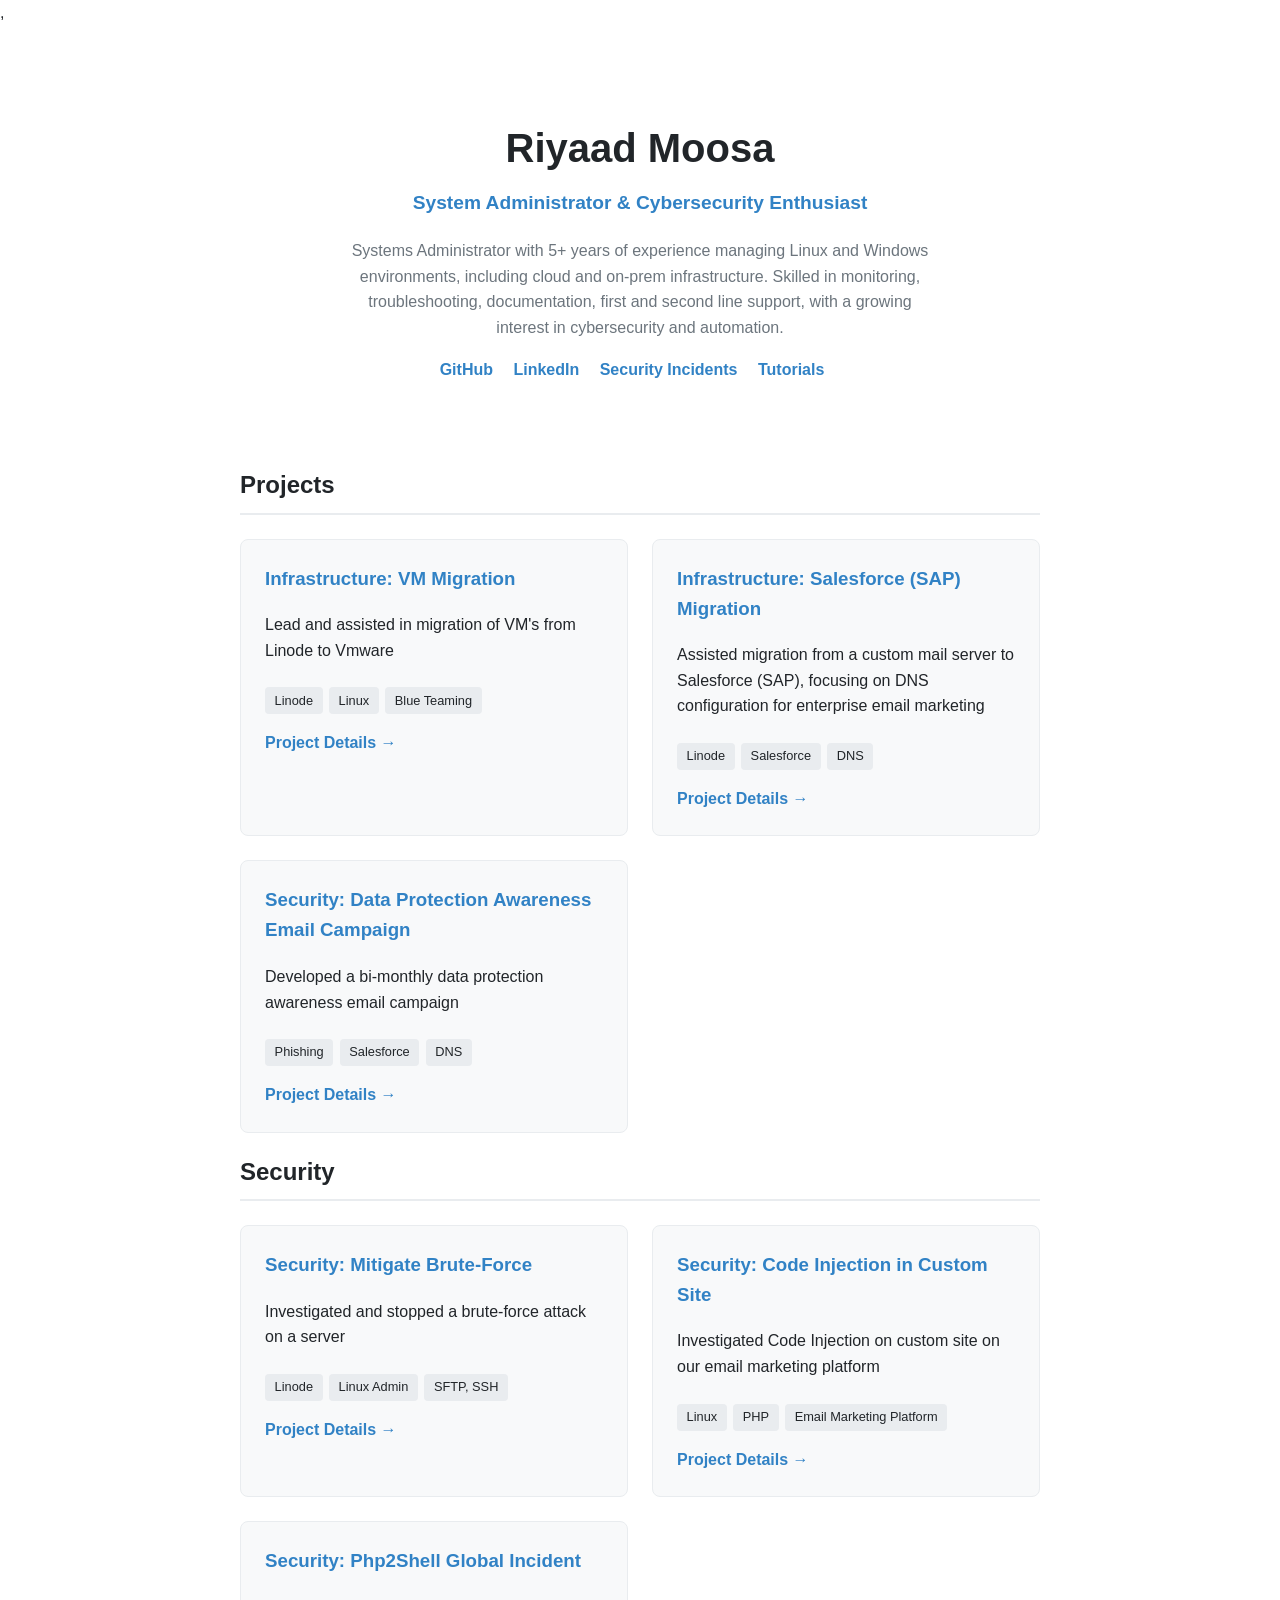
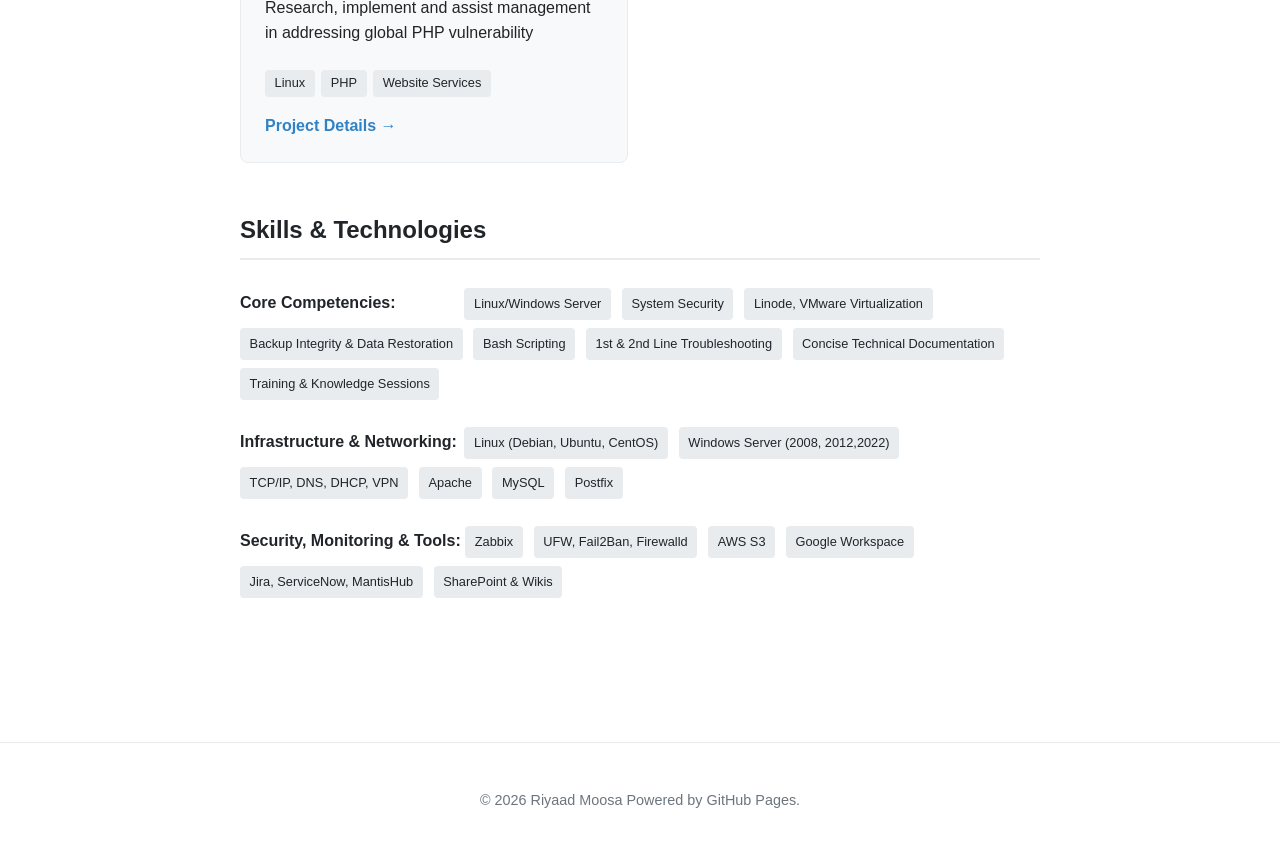
<file: index.html>
,<!DOCTYPE html>
<html lang="en">
<head>
    <meta charset="UTF-8">
    <meta name="viewport" content="width=device-width, initial-scale=1.0">
    <title>SysAdmin & CyberSecurity Portfolio</title>
    <style>
        :root {
            --bg-color: #ffffff;
            --card-bg: #f8f9fa;
            --text-color: #212529;
            --accent-color: #3182C5;
            --muted-color: #6c757d;
            --border-color: #e9ecef;
        }
        body {
            font-family: -apple-system, BlinkMacSystemFont, 'Segoe UI', Roboto, sans-serif;
            background-color: var(--bg-color);
            color: var(--text-color);
            line-height: 1.6;
            margin: 0;
            padding: 0;
        }
        header {
            max-width: 800px;
            margin: 0 auto;
            padding: 4rem 2rem 2rem;
            text-align: center;
        }
        h1 { font-size: 2.5rem; margin-bottom: 0.5rem; color: var(--text-color); }
        .subtitle { font-size: 1.2rem; color: var(--accent-color); margin-top: 0; font-weight: 600; }
        .bio { max-width: 600px; margin: 0 auto; color: var(--muted-color); }
        main { max-width: 800px; margin: 0 auto; padding: 2rem; }
        section { margin-bottom: 3rem; }
        h2 { border-bottom: 2px solid var(--border-color); padding-bottom: 0.5rem; color: var(--text-color); }
        .grid {
            display: grid;
            grid-template-columns: repeat(auto-fit, minmax(280px, 1fr));
            gap: 1.5rem;
            margin-top: 1.5rem;
        }
        .card {
            background: var(--card-bg);
            padding: 1.5rem;
            border-radius: 8px;
            border: 1px solid var(--border-color);
            transition: transform 0.2s, box-shadow 0.2s;
        }
        .card:hover { 
            transform: translateY(-5px); 
            box-shadow: 0 4px 12px rgba(0,0,0,0.05);
        }
        .card h3 { margin-top: 0; color: var(--accent-color); }
        .tag {
            background: var(--border-color);
            color: var(--text-color);
            padding: 0.2rem 0.6rem;
            border-radius: 4px;
            font-size: 0.8rem;
            margin-right: 0.4rem;
            display: inline-block;
            margin-top: 0.5rem;
        }
        .links { margin-top: 1rem; }
        .links a { color: var(--accent-color); text-decoration: none; margin-right: 1rem; font-weight: bold; }
        .links a:hover { text-decoration: underline; }
        footer { text-align: center; padding: 2rem; color: var(--muted-color); font-size: 0.9rem; border-top: 1px solid var(--border-color); margin-top: 4rem; }
		
		        .skills-category {
            margin-bottom: 1.2rem;
            line-height: 2;
        }
        .skills-label {
            display: inline-block;
            font-weight: bold;
            min-width: 220px;
            color: var(--text-color);
        }
        @media (max-width: 600px) {
            .skills-label {
                display: block;
                margin-bottom: 0.5rem;
            }
        }
	
    </style>
</head>
<body>

    <header>
        <h1>Riyaad Moosa</h1>
        <p class="subtitle">System Administrator & Cybersecurity Enthusiast</p>
        <p class="bio">Systems Administrator with 5+ years of experience managing Linux and Windows environments, including cloud and on-prem infrastructure. Skilled in monitoring, troubleshooting, documentation, first and second line support, with a growing interest in cybersecurity and automation.</p>
        <div class="links">
            <a href="https://github.com/riyaadmoosa/linux-tools">GitHub</a>
            <a href="https://www.linkedin.com/in/riyaad-moosa-1ba750356/">LinkedIn</a>
			<a href="security.html">Security Incidents</a>
			<a href="tutorials.html">Tutorials</a>
        </div>
    </header>

    <main>
	     <section id="projects">
            <h2>Projects</h2>
            <div class="grid">
                <!-- Project Card 1 -->
                <div class="card">
                    <h3>Infrastructure: VM Migration</h3>
                    <p>Lead and assisted in migration of VM's from Linode to Vmware</p>
                    <div><span class="tag">Linode</span><span class="tag">Linux</span><span class="tag">Blue Teaming</span></div>
                    <div class="links">
                        <a href="projects.html#vm-migration">Project Details &rarr;</a>
                    </div>
                </div>
                <!-- Project Card 2 -->
                <div class="card">
                    <h3>Infrastructure: Salesforce (SAP) Migration</h3>
                    <p>Assisted migration from a custom mail server to Salesforce (SAP), focusing on DNS configuration for enterprise email marketing</p>
                    <div><span class="tag">Linode</span><span class="tag">Salesforce</span><span class="tag">DNS</span></div>
                    <div class="links">
                        <a href="projects.html#salesforcesap-migration">Project Details &rarr;</a>
                    </div>
                </div>
			   <!-- Project Card 3 -->
                <div class="card">
                    <h3>Security: Data Protection Awareness Email Campaign</h3>
                    <p>Developed a bi-monthly data protection awareness email campaign</p>
                    <div><span class="tag">Phishing</span><span class="tag">Salesforce</span><span class="tag">DNS</span></div>
                    <div class="links">
                        <a href="projects.html#dataprotection-emailcampaign">Project Details &rarr;</a>
                    </div>
                </div>
			</div>

	 <h2>Security</h2>
	 <div class="grid">

 <!-- Project Card 4 -->
                <div class="card">
                    <h3>Security: Mitigate Brute-Force</h3>
                    <p>Investigated and stopped a brute-force attack on a server</p>
                    <div><span class="tag">Linode</span><span class="tag">Linux Admin</span><span class="tag">SFTP, SSH</span></div>
                    <div class="links">
                        <a href="security.html#brute-force">Project Details &rarr;</a>
                    </div>
                </div>
				<!-- Project Card 5 -->
				  <div class="card">
                    <h3>Security: Code Injection in Custom Site</h3>
                    <p>Investigated Code Injection on custom site on our email marketing platform</p>
                    <div><span class="tag">Linux</span><span class="tag">PHP</span><span class="tag">Email Marketing Platform</span></div>
                    <div class="links">
                        <a href="security.html#codeinjection-mailserver">Project Details &rarr;</a>
                    </div>
                </div>
 <!-- Project Card 6 -->
				  <div class="card">
                    <h3>Security: Php2Shell Global Incident</h3>
                    <p>Research, implement and assist management in addressing global PHP vulnerability</p>
                    <div><span class="tag">Linux</span><span class="tag">PHP</span><span class="tag">Website Services</span></div>
                    <div class="links">
                        <a href="security.html#php2shell-global">Project Details &rarr;</a>
                    </div>
                </div>
		 
 		 </div>
        </section>

       
	 <section id="skills">
             <h2>Skills & Technologies</h2>
            
            <div class="skills-category">
                <span class="skills-label">Core Competencies:</span>
                <span class="tag">Linux/Windows Server</span>
                <span class="tag">System Security</span>
                <span class="tag">Linode, VMware Virtualization</span>
                <span class="tag">Backup Integrity & Data Restoration</span>
                <span class="tag">Bash Scripting</span>
                <span class="tag">1st & 2nd Line Troubleshooting</span>
                <span class="tag">Concise Technical Documentation</span>
                <span class="tag">Training & Knowledge Sessions</span>
            </div>

            <div class="skills-category">
                <span class="skills-label">Infrastructure & Networking:</span>
                <span class="tag">Linux (Debian, Ubuntu, CentOS)</span>
                <span class="tag">Windows Server (2008, 2012,2022)</span>
                <span class="tag">TCP/IP, DNS, DHCP, VPN</span>
                <span class="tag">Apache</span>
                <span class="tag">MySQL</span>
                <span class="tag">Postfix</span>
            </div>

            <div class="skills-category">
                <span class="skills-label">Security, Monitoring & Tools:</span>
                <span class="tag">Zabbix</span>
                <span class="tag">UFW, Fail2Ban, Firewalld</span>
                <span class="tag">AWS S3</span>
                <span class="tag">Google Workspace</span>
                <span class="tag">Jira, ServiceNow, MantisHub</span>
                <span class="tag">SharePoint & Wikis</span>
            </div>
        </section>
			
    </main>

    <footer>
        <p>&copy; 2026 Riyaad Moosa Powered by GitHub Pages.</p>
    </footer>

</body>
</html>
</file>
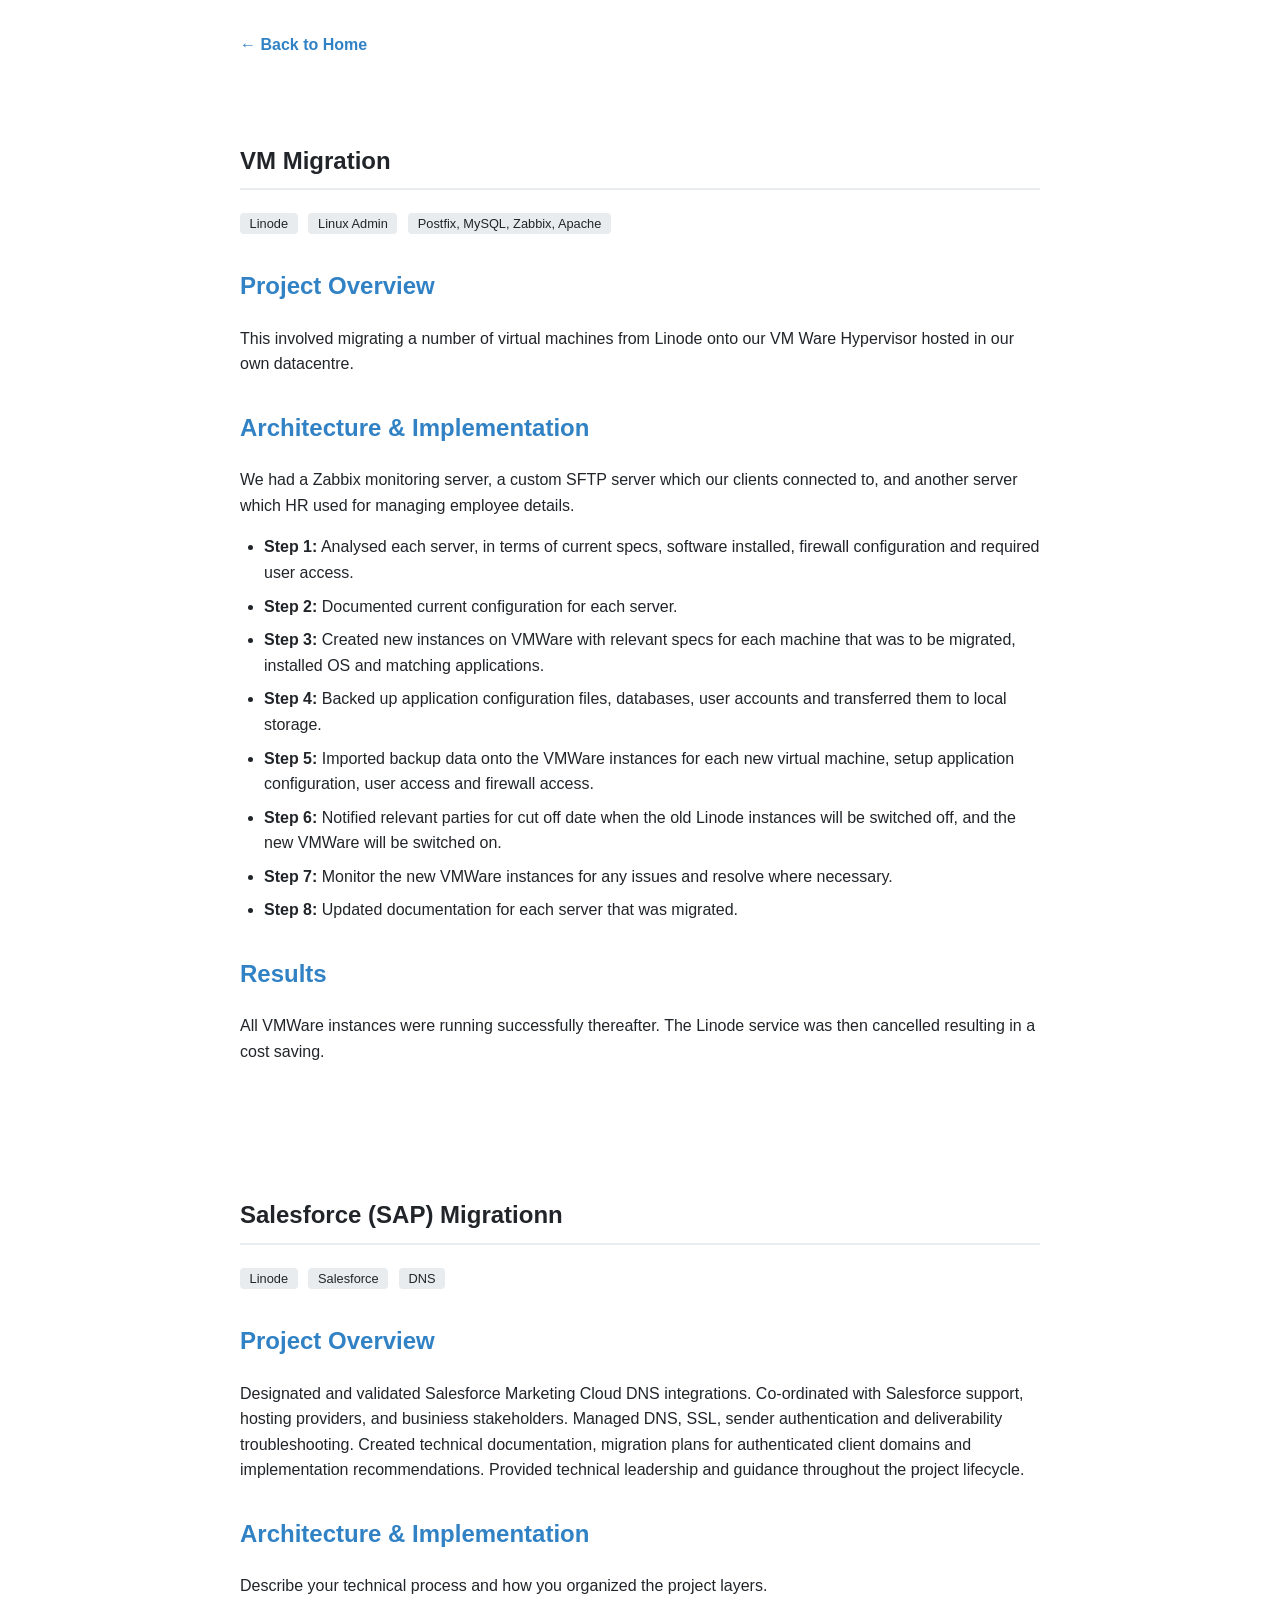
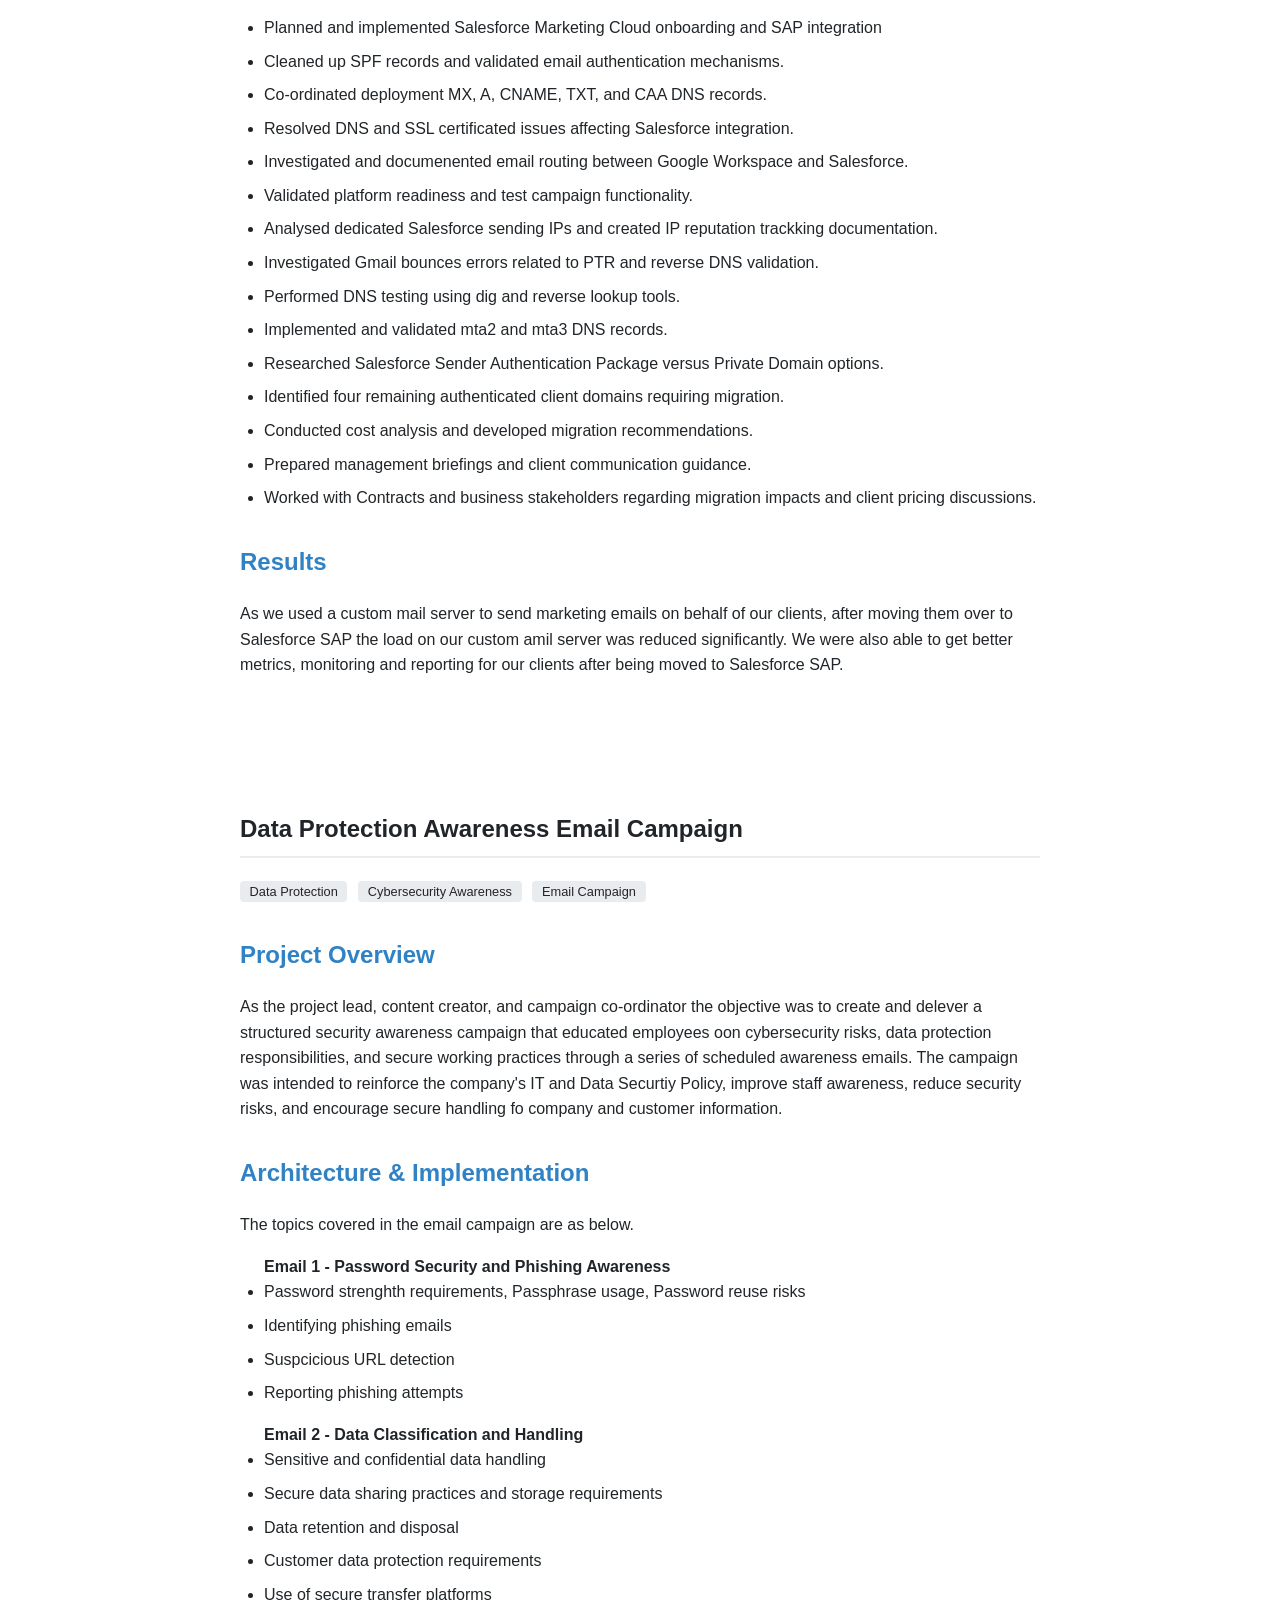
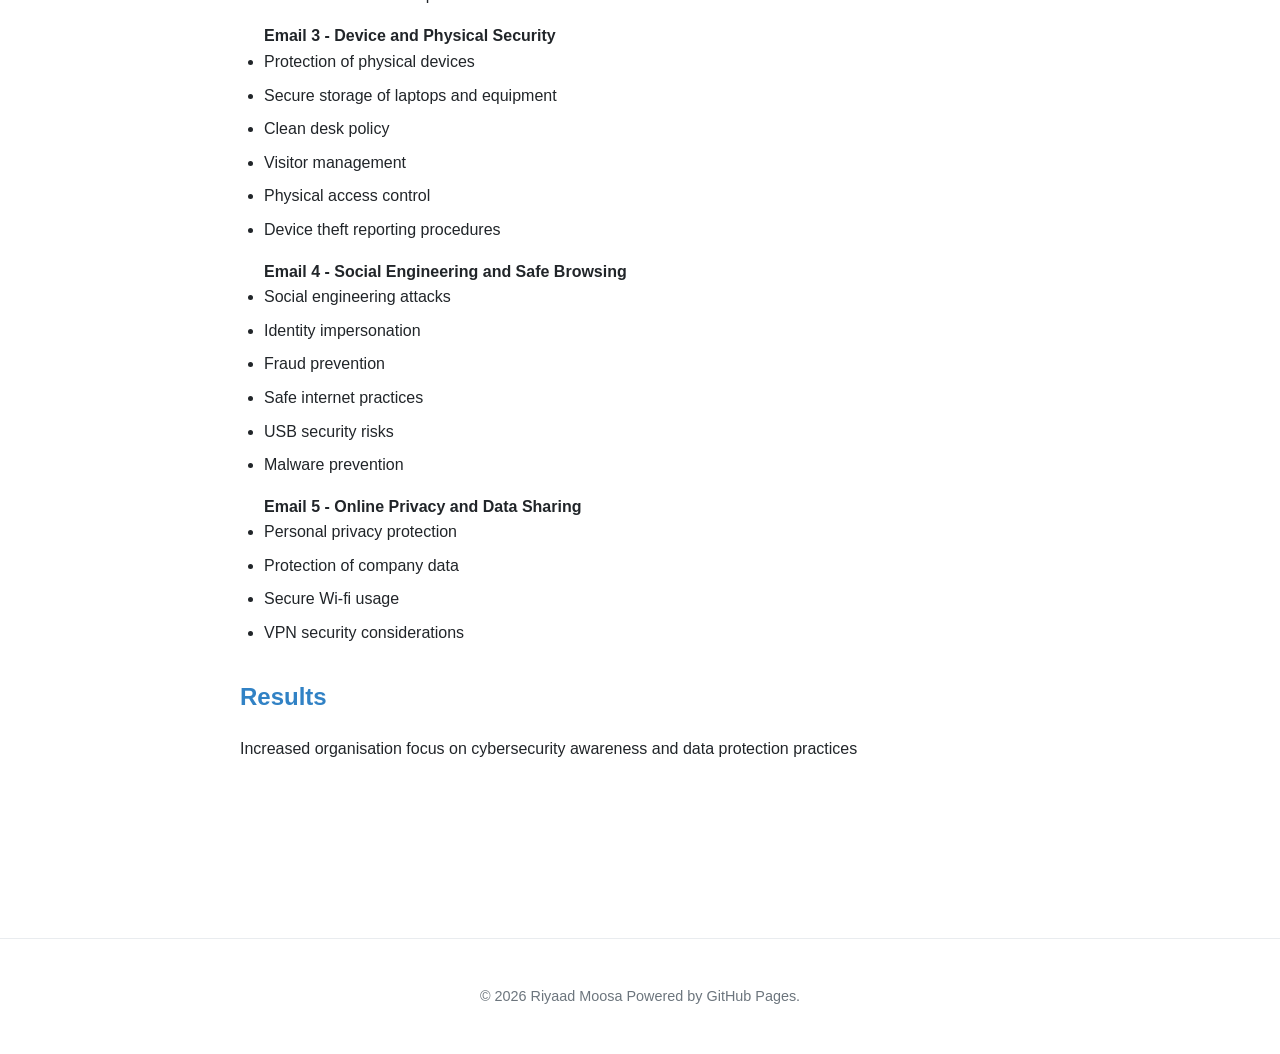
<file: projects.html>
<!DOCTYPE html>
<html lang="en">
<head>
    <meta charset="UTF-8">
    <meta name="viewport" content="width=device-width, initial-scale=1.0">
    <title>Project Documentation</title>
    <style>
        :root {
            --bg-color: #ffffff;
            --card-bg: #f8f9fa;
            --text-color: #212529;
            --accent-color: #3182C5;
            --muted-color: #6c757d;
            --border-color: #e9ecef;
        }
        body {
            font-family: -apple-system, BlinkMacSystemFont, 'Segoe UI', Roboto, sans-serif;
            background-color: var(--bg-color);
            color: var(--text-color);
            line-height: 1.6;
            margin: 0;
            padding: 0;
        }
        nav {
            max-width: 800px;
            margin: 0 auto;
            padding: 2rem 2rem 0;
        }
        nav a { color: var(--accent-color); text-decoration: none; font-weight: bold; }
        nav a:hover { text-decoration: underline; }
        main { max-width: 800px; margin: 0 auto; padding: 2rem; }
        .project-detail { 
            margin-bottom: 5rem; 
            padding-top: 2rem; /* Provides comfortable spacing when jumped to from anchor link */
        }
        h1 { color: var(--text-color); border-bottom: 2px solid var(--border-color); padding-bottom: 0.5rem; }
        h2 { color: var(--accent-color); margin-top: 2rem; font-size: 1.5rem;}
        .tag {
            background: var(--border-color);
            color: var(--text-color);
            padding: 0.2rem 0.6rem;
            border-radius: 4px;
            font-size: 0.8rem;
            margin-right: 0.4rem;
        }
        ul { padding-left: 1.5rem; }
        li { margin-bottom: 0.5rem; }
        footer { text-align: center; padding: 2rem; color: var(--muted-color); font-size: 0.9rem; border-top: 1px solid var(--border-color); margin-top: 4rem; }
    </style>
</head>
<body>

    <nav>
        <a href="index.html">&larr; Back to Home</a>
    </nav>

    <main>
        <!-- Project 1 Documentation Section -->
        <article class="project-detail" id="vm-migration">
            <h1>VM Migration</h1>
            <p>
                <span class="tag">Linode</span>
                <span class="tag">Linux Admin</span>
                <span class="tag">Postfix, MySQL, Zabbix, Apache</span>
            </p>
            
            <h2>Project Overview</h2>
            <p>This involved migrating a number of virtual machines from Linode onto our VM Ware Hypervisor hosted in our own datacentre.</p>
            
            <h2>Architecture & Implementation</h2>
            <p>We had a Zabbix monitoring server, a custom SFTP server which our clients connected to, and another server which HR used for managing employee details.</p>
            <ul>
                <li><strong>Step 1:</strong> Analysed each server, in terms of current specs, software installed, firewall configuration and required user access.</li>
                <li><strong>Step 2:</strong> Documented current configuration for each server.</li>
                <li><strong>Step 3:</strong> Created new instances on VMWare with relevant specs for each machine that was to be migrated, installed OS and matching applications.</li>
                <li><strong>Step 4:</strong> Backed up application configuration files, databases, user accounts and transferred them to local storage.</li>
                <li><strong>Step 5:</strong> Imported backup data onto the VMWare instances for each new virtual machine, setup application configuration, user access and firewall access.</li>
                <li><strong>Step 6:</strong> Notified relevant parties for cut off date when the old Linode instances will be switched off, and the new VMWare will be switched on.</li>
                <li><strong>Step 7:</strong> Monitor the new VMWare instances for any issues and resolve where necessary.</li>
                <li><strong>Step 8:</strong> Updated documentation for each server that was migrated.</li>
            </ul>

            <h2>Results</h2>
            <p>All VMWare instances were running successfully thereafter. The Linode service was then cancelled resulting in a cost saving.</p>
        </article>

        <!-- Project 2 Documentation Section -->
        <article class="project-detail" id="salesforcesap-migration">
            <h1>Salesforce (SAP) Migrationn</h1>
            <p>
                <span class="tag">Linode</span>
                <span class="tag">Salesforce</span>
                <span class="tag">DNS</span>
            </p>
            
            <h2>Project Overview</h2>
            <p>Designated and validated Salesforce Marketing Cloud DNS integrations. Co-ordinated with Salesforce support, hosting providers, and businiess stakeholders.
            Managed DNS, SSL, sender authentication and deliverability troubleshooting. Created technical documentation, migration plans for authenticated client domains and implementation recommendations.
            Provided technical leadership and guidance throughout the project lifecycle.</p>
            
            <h2>Architecture & Implementation</h2>
            <p>Describe your technical process and how you organized the project layers.</p>
            <ul>
                <li>Planned and implemented Salesforce Marketing Cloud onboarding and SAP integration</li>
                <li>Cleaned up SPF records and validated email authentication mechanisms.</li>
                <li>Co-ordinated deployment MX, A, CNAME, TXT, and CAA DNS records.</li>
                <li>Resolved DNS and SSL certificated issues affecting Salesforce integration.</li>
                <li>Investigated and documenented email routing between Google Workspace and Salesforce.</li>
                <li>Validated platform readiness and test campaign functionality.</li>
                <li>Analysed dedicated Salesforce sending IPs and created IP reputation trackking documentation.</li>
                <li>Investigated Gmail bounces errors related to PTR and reverse DNS validation.</li>
                <li>Performed DNS testing using dig and reverse lookup tools.</li>
                <li>Implemented and validated mta2 and mta3 DNS records.</li>
                <li>Researched Salesforce Sender Authentication Package versus Private Domain options.</li>
                <li>Identified four remaining authenticated client domains requiring migration.</li>
                <li>Conducted cost analysis and developed migration recommendations.</li>
                <li>Prepared management briefings and client communication guidance.</li>
                <li>Worked with Contracts and business stakeholders regarding migration impacts and client pricing discussions.</li>
            </ul>

            <h2>Results</h2>
            <p>As we used a custom mail server to send marketing emails on behalf of our clients, after moving them over to Salesforce SAP the load on our custom amil server was reduced significantly.
            We were also able to get better metrics, monitoring and reporting for our clients after being moved to Salesforce SAP.</p>
        </article>

         <!-- Project 3 Documentation Section -->
        <article class="project-detail" id="dataprotection-emailcampaign">
            <h1>Data Protection Awareness Email Campaign</h1>
            <p>
                <span class="tag">Data Protection</span>
                <span class="tag">Cybersecurity Awareness</span>
                <span class="tag">Email Campaign</span>
            </p>
            
            <h2>Project Overview</h2>
            <p>As the project lead, content creator, and campaign co-ordinator the objective was to create and delever a structured security awareness
                campaign that educated employees oon cybersecurity risks, data protection responsibilities, and secure working practices through a series of scheduled
                awareness emails.
            The campaign was intended to reinforce the company's IT and Data Securtiy Policy, improve staff awareness, reduce security risks, and encourage secure handling fo company and customer information.
            </p>
            
            <h2>Architecture & Implementation</h2>
            <p>The topics covered in the email campaign are as below.</p>
            <ul>
               <b> Email 1 - Password Security and Phishing Awareness</b>
               <li> Password strenghth requirements, Passphrase usage, Password reuse risks  </li>
                <li> Identifying phishing emails</li>
				<li> Suspcicious URL detection</li>
				<li> Reporting phishing attempts</li>
            </ul>
			 <ul>
             <b>  Email 2 - Data Classification and Handling</b>
                <li> Sensitive and confidential data handling </li>
                <li> Secure data sharing practices and storage requirements</li>
				<li> Data retention and disposal</li>
				<li> Customer data protection requirements</li>
				<li> Use of secure transfer platforms</li>
            </ul>
			
			 <ul>
              <b>  Email 3 - Device and Physical Security</b>
                <li> Protection of physical devices </li>
                <li> Secure storage of laptops and equipment</li>
				<li> Clean desk policy</li>
				<li> Visitor management</li>
				<li> Physical access control</li>
				<li> Device theft reporting procedures</li>
            </ul>
			<ul>
			<b>Email 4 - Social Engineering and Safe Browsing</b>
                <li> Social engineering attacks</li>
                <li> Identity impersonation</li>
				<li> Fraud prevention</li>
				<li> Safe internet practices</li>
				<li> USB security risks</li>
				<li> Malware prevention</li>
            </ul>
					
			 <ul>
                <b>Email 5 - Online Privacy and Data Sharing</b>
                <li> Personal privacy protection </li>
                <li> Protection of company data</li>
				<li> Secure Wi-fi usage</li>
				<li> VPN security considerations</li>
            </ul>

            <h2>Results</h2>
            <p>Increased organisation focus on cybersecurity awareness and data protection practices</p>
        </article>
    </main>

    <footer>
        <p>&copy; 2026 Riyaad Moosa Powered by GitHub Pages.</p>
    </footer>

</body>
</html>
</file>
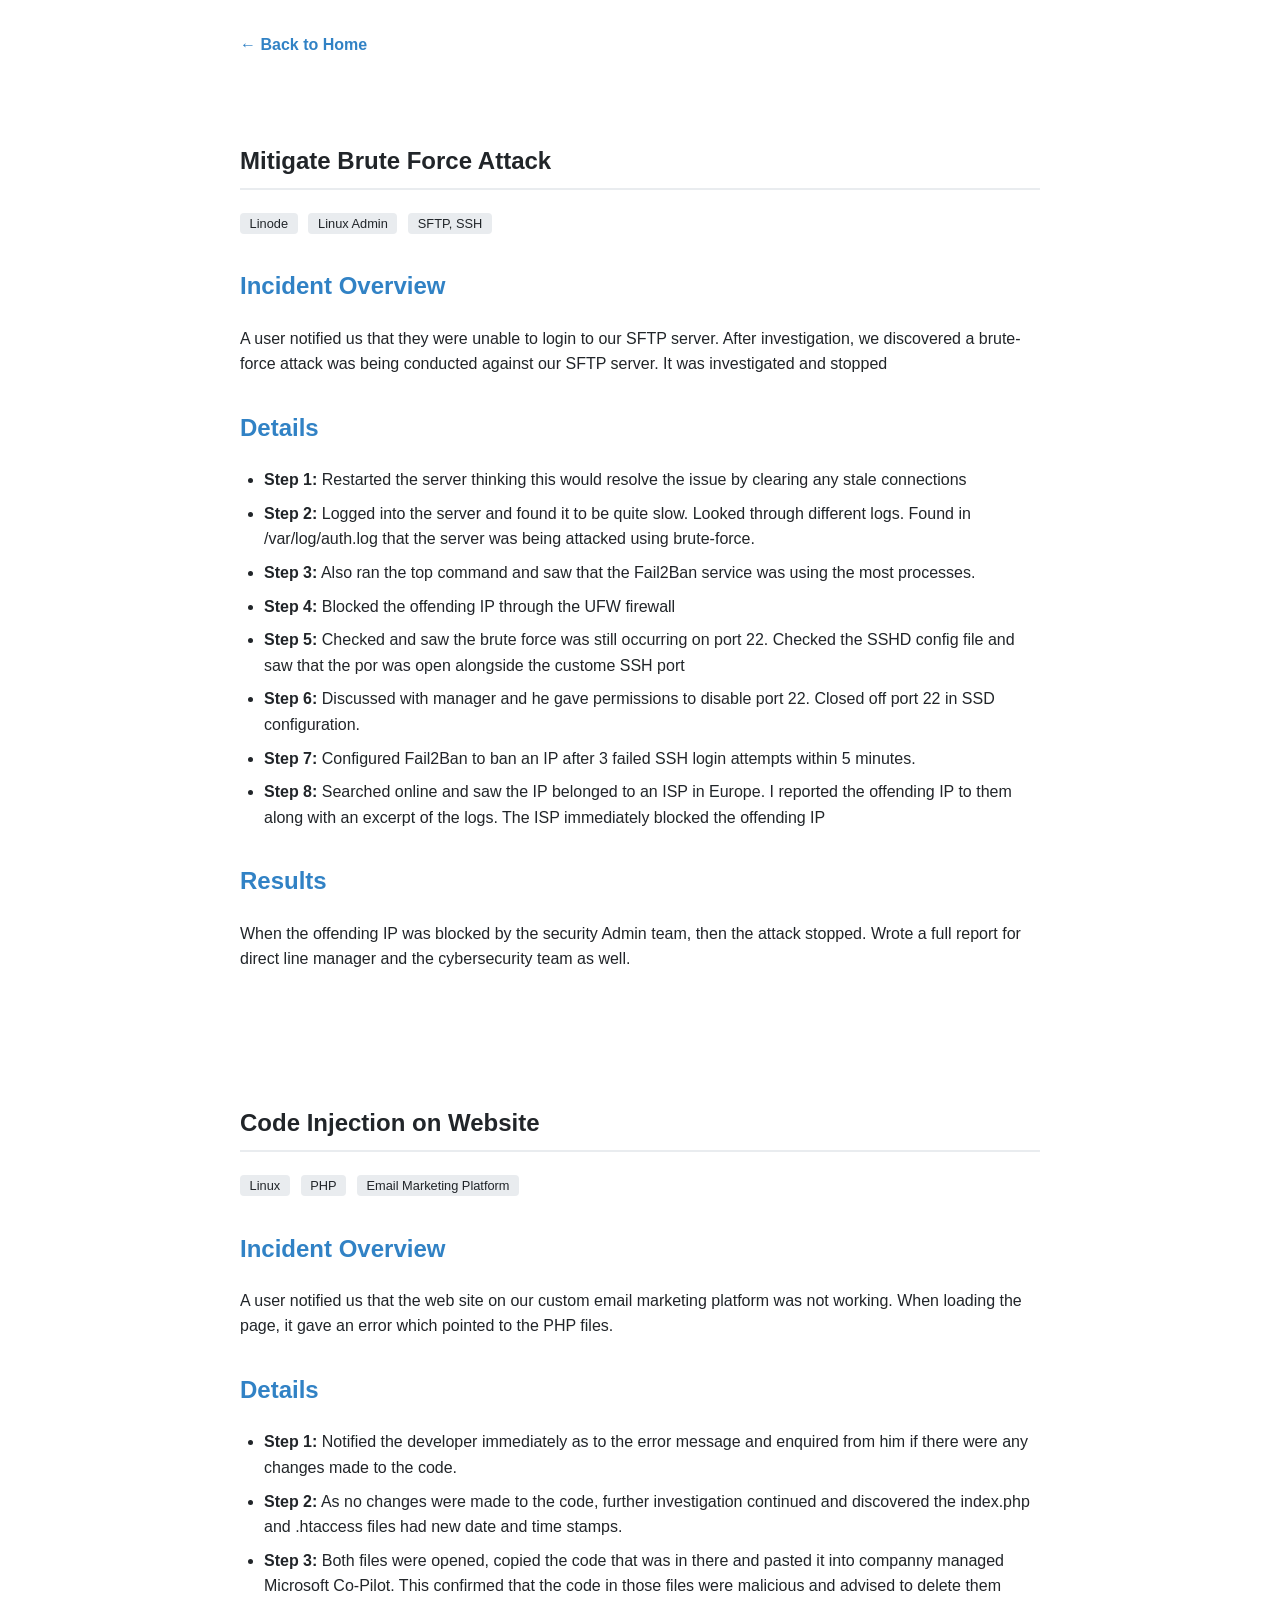
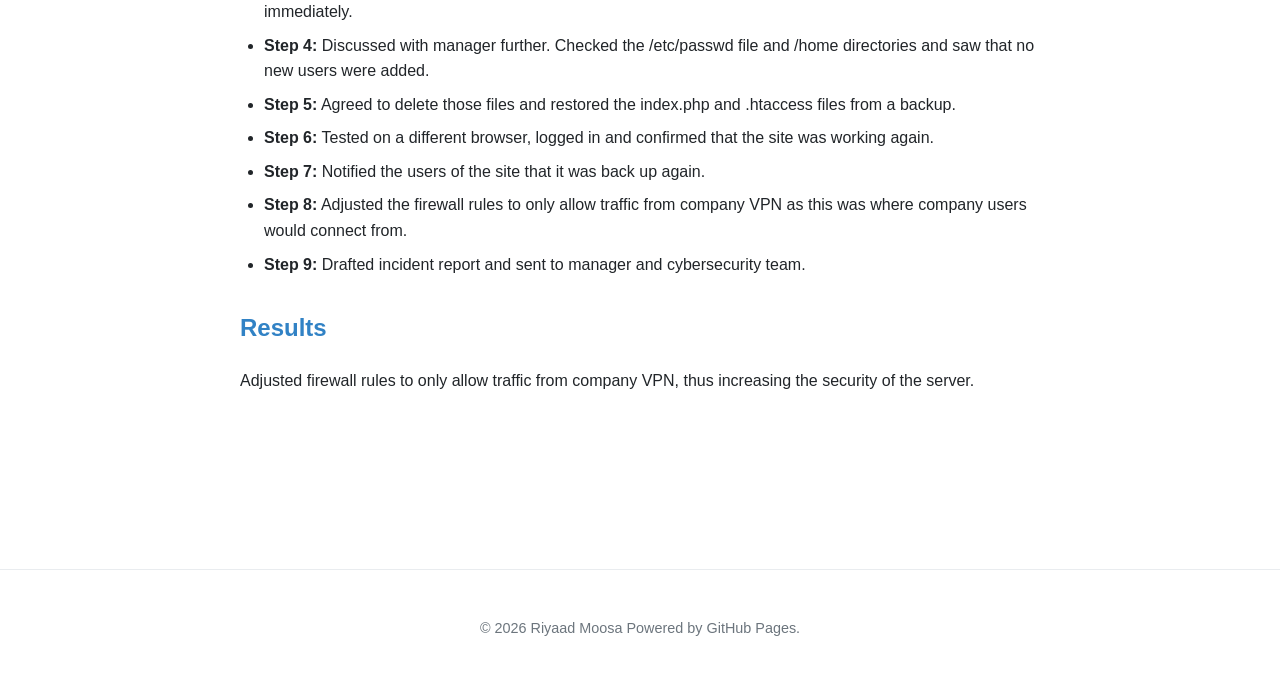
<file: security-copy.html>
<!DOCTYPE html>
<html lang="en">
<head>
    <meta charset="UTF-8">
    <meta name="viewport" content="width=device-width, initial-scale=1.0">
    <title>Security Incidents and Documentation</title>
    <style>
        :root {
            --bg-color: #ffffff;
            --card-bg: #f8f9fa;
            --text-color: #212529;
            --accent-color: #3182C5;
            --muted-color: #6c757d;
            --border-color: #e9ecef;
        }
        body {
            font-family: -apple-system, BlinkMacSystemFont, 'Segoe UI', Roboto, sans-serif;
            background-color: var(--bg-color);
            color: var(--text-color);
            line-height: 1.6;
            margin: 0;
            padding: 0;
        }
        nav {
            max-width: 800px;
            margin: 0 auto;
            padding: 2rem 2rem 0;
        }
        nav a { color: var(--accent-color); text-decoration: none; font-weight: bold; }
        nav a:hover { text-decoration: underline; }
        main { max-width: 800px; margin: 0 auto; padding: 2rem; }
        .project-detail { 
            margin-bottom: 5rem; 
            padding-top: 2rem; /* Provides comfortable spacing when jumped to from anchor link */
        }
        h1 { color: var(--text-color); border-bottom: 2px solid var(--border-color); padding-bottom: 0.5rem; }
        h2 { color: var(--accent-color); margin-top: 2rem; font-size: 1.5rem;}
        .tag {
            background: var(--border-color);
            color: var(--text-color);
            padding: 0.2rem 0.6rem;
            border-radius: 4px;
            font-size: 0.8rem;
            margin-right: 0.4rem;
        }
        ul { padding-left: 1.5rem; }
        li { margin-bottom: 0.5rem; }
        footer { text-align: center; padding: 2rem; color: var(--muted-color); font-size: 0.9rem; border-top: 1px solid var(--border-color); margin-top: 4rem; }
    </style>
</head>
<body>

    <nav>
        <a href="index.html">&larr; Back to Home</a>
    </nav>

    <main>
        <!-- Security Incident 1 Documentation Section -->
        <article class="project-detail" id="brute-force">
            <h1>Mitigate Brute Force Attack</h1>
            <p>
                <span class="tag">Linode</span>
                <span class="tag">Linux Admin</span>
                <span class="tag">SFTP, SSH</span>
            </p>
            
            <h2>Incident Overview</h2>
            <p> A user notified us that they were unable to login to our SFTP server. After investigation, we discovered a brute-force attack was being conducted against our SFTP server. It was investigated and stopped</p>
            
            <h2>Details</h2>
            <ul>
                <li><strong>Step 1:</strong> Restarted the server thinking this would resolve the issue by clearing any stale connections</li>
                <li><strong>Step 2:</strong> Logged into the server and found it to be quite slow. Looked through different logs. Found in /var/log/auth.log that the server was being attacked using brute-force.</li>
                <li><strong>Step 3:</strong> Also ran the top command and saw that the Fail2Ban service was using the most processes.</li>
                <li><strong>Step 4:</strong> Blocked the offending IP through the UFW firewall</li>
                <li><strong>Step 5:</strong> Checked and saw the brute force was still occurring on port 22. Checked the SSHD config file and saw that the por was open alongside the custome SSH port</li>
                <li><strong>Step 6:</strong> Discussed with manager and he gave permissions to disable port 22. Closed off port 22 in SSD configuration. </li>
                <li><strong>Step 7:</strong> Configured Fail2Ban to ban an IP after 3 failed SSH login attempts within 5 minutes.</li>
                <li><strong>Step 8:</strong> Searched online and saw the IP belonged to an ISP in Europe. I reported the offending IP to them along with an excerpt of the logs. The ISP immediately blocked the offending IP </li>
            </ul>

            <h2>Results</h2>
            <p>When the offending IP was blocked by the security Admin team, then the attack stopped. Wrote a full report for direct line manager and the cybersecurity team as well.</p>
        </article>

        <!-- Security Incident 2 Documentation Section -->
        <article class="project-detail" id="codeinjection-mailserver">
            <h1>Code Injection on Website</h1>
            <p>
                <span class="tag">Linux</span>
                <span class="tag">PHP</span>
                <span class="tag">Email Marketing Platform</span>
            </p>
            
            <h2>Incident Overview</h2>
            <p>A user notified us that the web site on our custom email marketing platform was not working. When loading the page, it gave an error which pointed to the PHP files.</p>
            
            <h2>Details</h2>
            <ul>
                <li><strong>Step 1:</strong> Notified the developer immediately as to the error message and enquired from him if there were any changes made to the code. </li>
                <li><strong>Step 2:</strong> As no changes were made to the code, further investigation continued and discovered the index.php and .htaccess files had new date and time stamps.</li>
                <li><strong>Step 3:</strong> Both files were opened, copied the code that was in there and pasted it into companny managed Microsoft Co-Pilot. This confirmed that the code in those files were malicious and advised to delete them immediately.</li>
                <li><strong>Step 4:</strong> Discussed with manager further. Checked the /etc/passwd file and /home directories and saw that no new users were added. </li>
                <li><strong>Step 5:</strong> Agreed to delete those files and restored the index.php and .htaccess files from a backup.</li>
                <li><strong>Step 6:</strong> Tested on a different browser, logged in and confirmed that the site was working again.</li>
                <li><strong>Step 7:</strong> Notified the users of the site that it was back up again.</li>
                <li><strong>Step 8:</strong> Adjusted the firewall rules to only allow traffic from company VPN as this was where company users would connect from.</li>
                <li><strong>Step 9:</strong> Drafted incident report and sent to manager and cybersecurity team. </li>
                      </ul>

            <h2>Results</h2>
            <p>Adjusted firewall rules to only allow traffic from company VPN, thus increasing the security of the server.</p>
        </article>

    </main>

    <footer>
        <p>&copy; 2026 Riyaad Moosa Powered by GitHub Pages.</p>
    </footer>

</body>
</html>
</file>
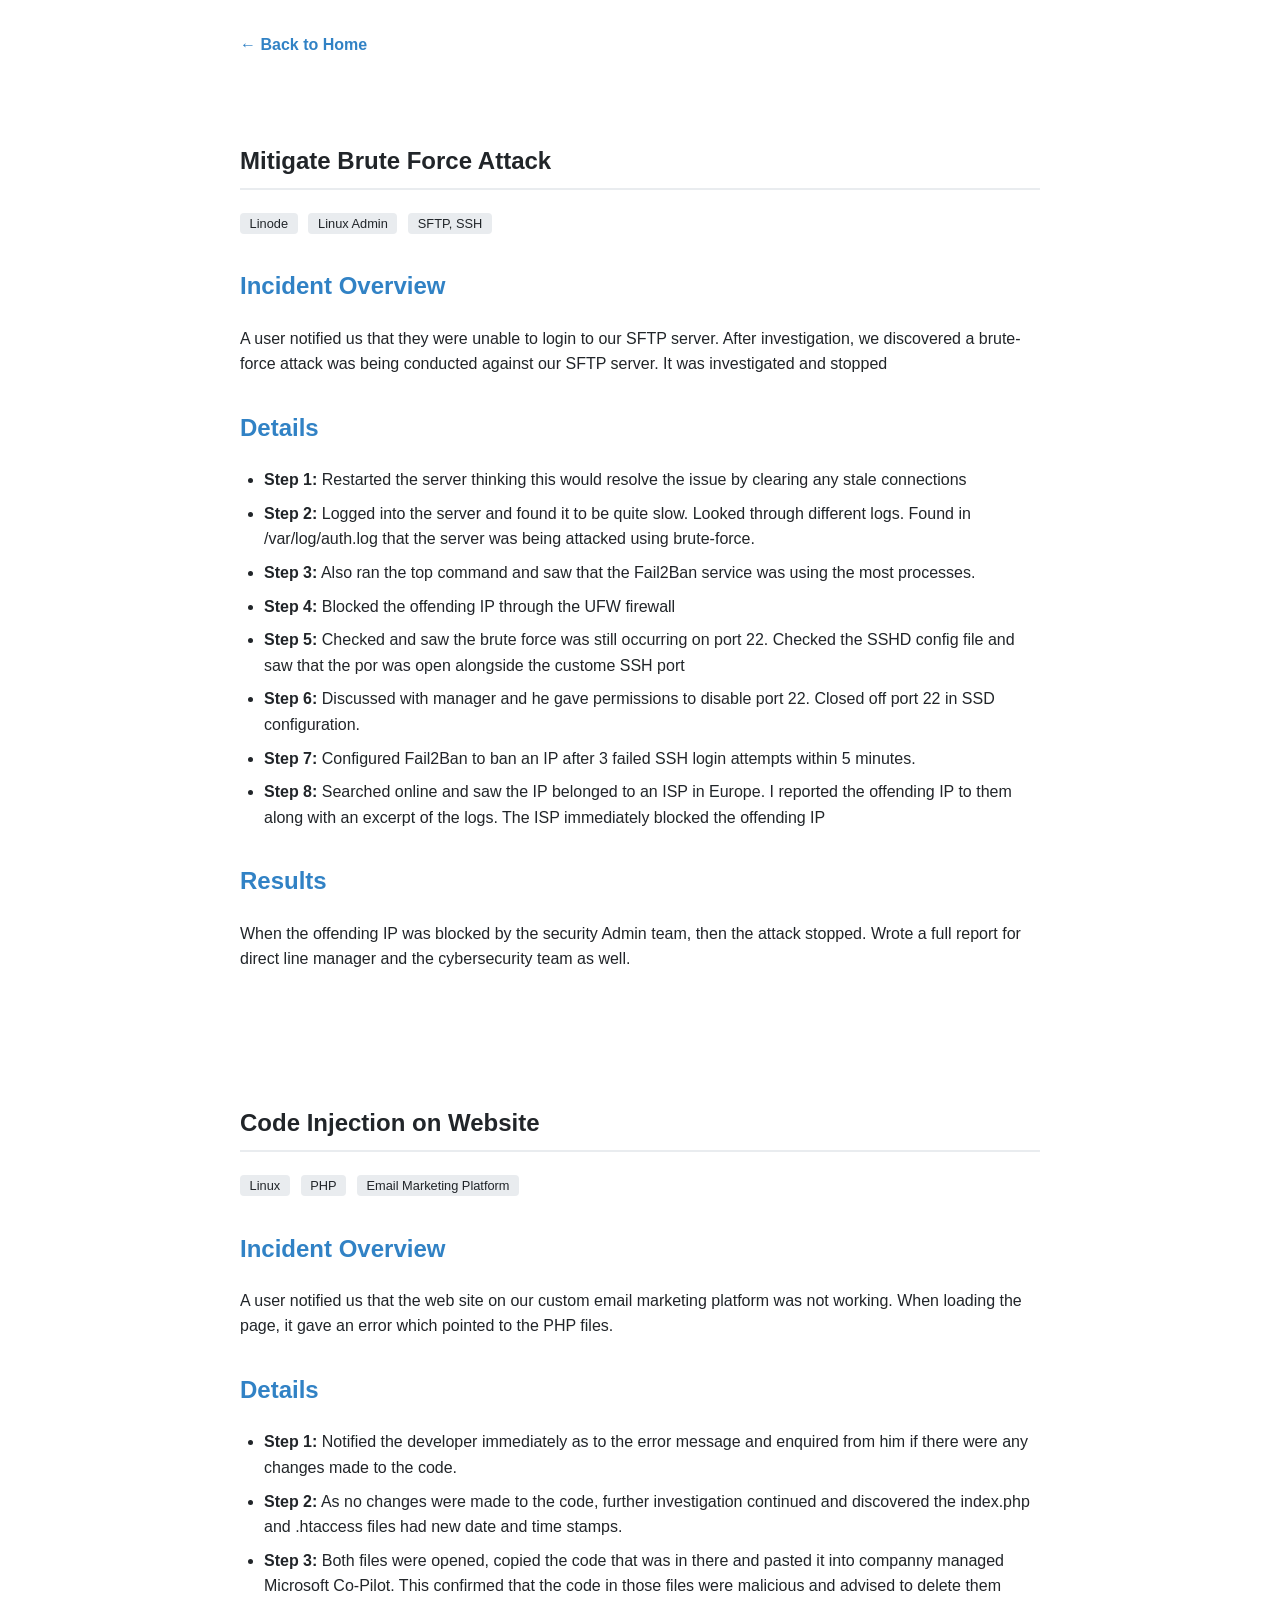
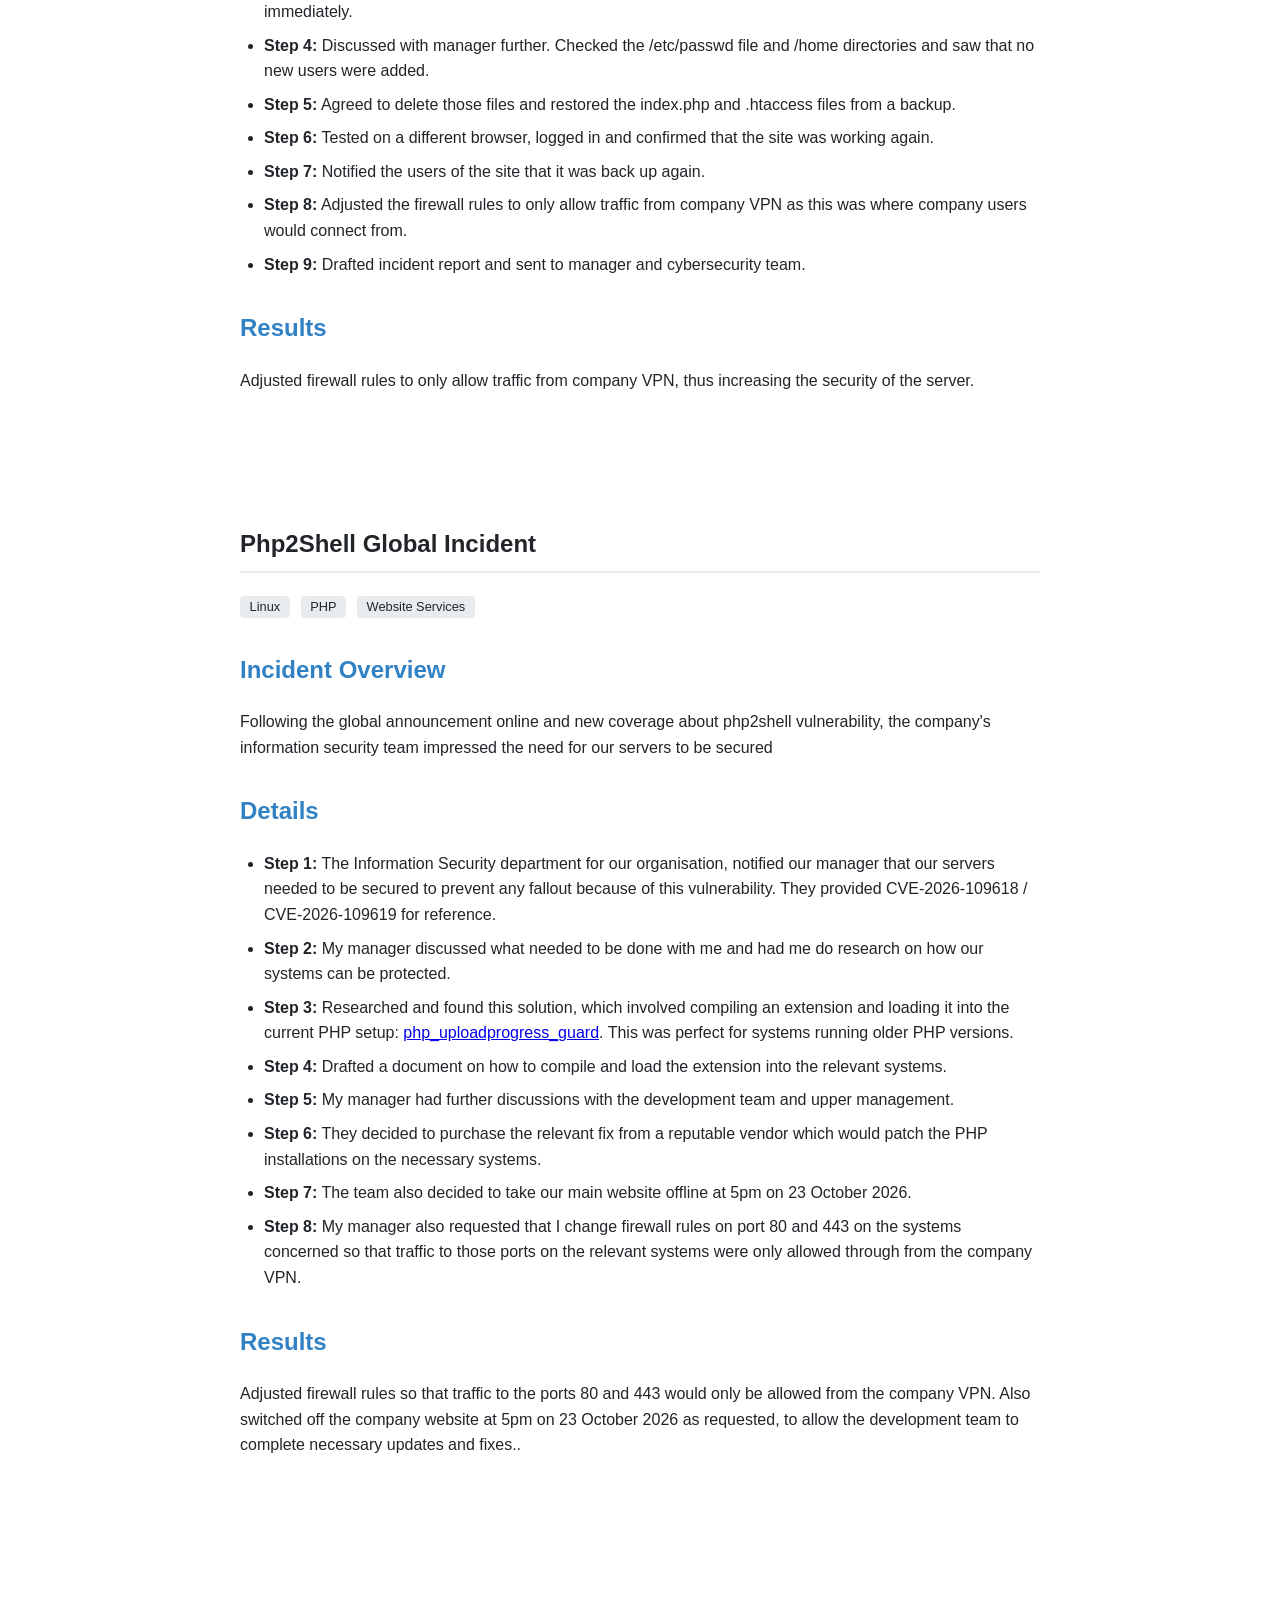
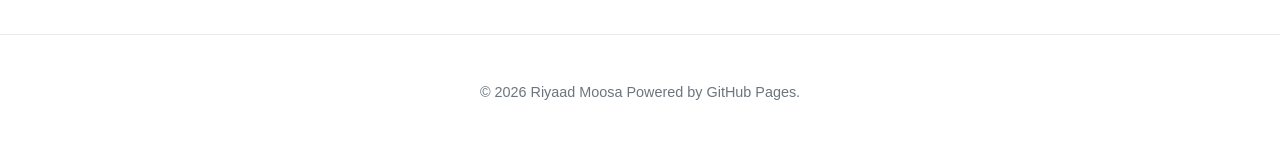
<file: security.html>
<!DOCTYPE html>
<html lang="en">
<head>
    <meta charset="UTF-8">
    <meta name="viewport" content="width=device-width, initial-scale=1.0">
    <title>Security Incidents and Documentation</title>
    <style>
        :root {
            --bg-color: #ffffff;
            --card-bg: #f8f9fa;
            --text-color: #212529;
            --accent-color: #3182C5;
            --muted-color: #6c757d;
            --border-color: #e9ecef;
        }
        body {
            font-family: -apple-system, BlinkMacSystemFont, 'Segoe UI', Roboto, sans-serif;
            background-color: var(--bg-color);
            color: var(--text-color);
            line-height: 1.6;
            margin: 0;
            padding: 0;
        }
        nav {
            max-width: 800px;
            margin: 0 auto;
            padding: 2rem 2rem 0;
        }
        nav a { color: var(--accent-color); text-decoration: none; font-weight: bold; }
        nav a:hover { text-decoration: underline; }
        main { max-width: 800px; margin: 0 auto; padding: 2rem; }
        .project-detail { 
            margin-bottom: 5rem; 
            padding-top: 2rem; /* Provides comfortable spacing when jumped to from anchor link */
        }
        h1 { color: var(--text-color); border-bottom: 2px solid var(--border-color); padding-bottom: 0.5rem; }
        h2 { color: var(--accent-color); margin-top: 2rem; font-size: 1.5rem;}
        .tag {
            background: var(--border-color);
            color: var(--text-color);
            padding: 0.2rem 0.6rem;
            border-radius: 4px;
            font-size: 0.8rem;
            margin-right: 0.4rem;
        }
        ul { padding-left: 1.5rem; }
        li { margin-bottom: 0.5rem; }
        footer { text-align: center; padding: 2rem; color: var(--muted-color); font-size: 0.9rem; border-top: 1px solid var(--border-color); margin-top: 4rem; }
    </style>
</head>
<body>

    <nav>
        <a href="index.html">&larr; Back to Home</a>
    </nav>

    <main>
        <!-- Security Incident 1 Documentation Section -->
        <article class="project-detail" id="brute-force">
            <h1>Mitigate Brute Force Attack</h1>
            <p>
                <span class="tag">Linode</span>
                <span class="tag">Linux Admin</span>
                <span class="tag">SFTP, SSH</span>
            </p>
            
            <h2>Incident Overview</h2>
            <p> A user notified us that they were unable to login to our SFTP server. After investigation, we discovered a brute-force attack was being conducted against our SFTP server. It was investigated and stopped</p>
            
            <h2>Details</h2>
            <ul>
                <li><strong>Step 1:</strong> Restarted the server thinking this would resolve the issue by clearing any stale connections</li>
                <li><strong>Step 2:</strong> Logged into the server and found it to be quite slow. Looked through different logs. Found in /var/log/auth.log that the server was being attacked using brute-force.</li>
                <li><strong>Step 3:</strong> Also ran the top command and saw that the Fail2Ban service was using the most processes.</li>
                <li><strong>Step 4:</strong> Blocked the offending IP through the UFW firewall</li>
                <li><strong>Step 5:</strong> Checked and saw the brute force was still occurring on port 22. Checked the SSHD config file and saw that the por was open alongside the custome SSH port</li>
                <li><strong>Step 6:</strong> Discussed with manager and he gave permissions to disable port 22. Closed off port 22 in SSD configuration. </li>
                <li><strong>Step 7:</strong> Configured Fail2Ban to ban an IP after 3 failed SSH login attempts within 5 minutes.</li>
                <li><strong>Step 8:</strong> Searched online and saw the IP belonged to an ISP in Europe. I reported the offending IP to them along with an excerpt of the logs. The ISP immediately blocked the offending IP </li>
            </ul>

            <h2>Results</h2>
            <p>When the offending IP was blocked by the security Admin team, then the attack stopped. Wrote a full report for direct line manager and the cybersecurity team as well.</p>
        </article>

        <!-- Security Incident 2 Documentation Section -->
        <article class="project-detail" id="codeinjection-mailserver">
            <h1>Code Injection on Website</h1>
            <p>
                <span class="tag">Linux</span>
                <span class="tag">PHP</span>
                <span class="tag">Email Marketing Platform</span>
            </p>
            
            <h2>Incident Overview</h2>
            <p>A user notified us that the web site on our custom email marketing platform was not working. When loading the page, it gave an error which pointed to the PHP files.</p>
            
            <h2>Details</h2>
            <ul>
                <li><strong>Step 1:</strong> Notified the developer immediately as to the error message and enquired from him if there were any changes made to the code. </li>
                <li><strong>Step 2:</strong> As no changes were made to the code, further investigation continued and discovered the index.php and .htaccess files had new date and time stamps.</li>
                <li><strong>Step 3:</strong> Both files were opened, copied the code that was in there and pasted it into companny managed Microsoft Co-Pilot. This confirmed that the code in those files were malicious and advised to delete them immediately.</li>
                <li><strong>Step 4:</strong> Discussed with manager further. Checked the /etc/passwd file and /home directories and saw that no new users were added. </li>
                <li><strong>Step 5:</strong> Agreed to delete those files and restored the index.php and .htaccess files from a backup.</li>
                <li><strong>Step 6:</strong> Tested on a different browser, logged in and confirmed that the site was working again.</li>
                <li><strong>Step 7:</strong> Notified the users of the site that it was back up again.</li>
                <li><strong>Step 8:</strong> Adjusted the firewall rules to only allow traffic from company VPN as this was where company users would connect from.</li>
                <li><strong>Step 9:</strong> Drafted incident report and sent to manager and cybersecurity team. </li>
                      </ul>

            <h2>Results</h2>
            <p>Adjusted firewall rules to only allow traffic from company VPN, thus increasing the security of the server.</p>
        </article>

        <!-- Security Incident 3 Documentation Section -->
        <article class="project-detail" id="php2shell-global">
            <h1>Php2Shell Global Incident</h1>
            <p>
                <span class="tag">Linux</span>
                <span class="tag">PHP</span>
                <span class="tag">Website Services</span>
            </p>
            
            <h2>Incident Overview</h2>
            <p>Following the global announcement online and new coverage about php2shell vulnerability, the company's information security team impressed the need for our servers to be secured</p>
            
            <h2>Details</h2>
            <ul>
                <li><strong>Step 1:</strong> The Information Security department for our organisation, notified our manager that our servers needed to be secured to prevent any fallout because of this vulnerability. They provided CVE-2026-109618 / CVE-2026-109619 for reference. </li>
                <li><strong>Step 2:</strong> My manager discussed what needed to be done with me and had me do research on how our systems can be protected.</li>
                <li><strong>Step 3:</strong> Researched and found this solution, which involved compiling an extension and loading it into the current PHP setup: <a href="https://github.com/HOSTED-POWER/php_uploadprogress_guard">php_uploadprogress_guard</a>. This was perfect for systems running older PHP versions. </li>
                <li><strong>Step 4:</strong> Drafted a document on how to compile and load the extension into the relevant systems. </li>
                <li><strong>Step 5:</strong> My manager had further discussions with the development team and upper management.</li>
                <li><strong>Step 6:</strong> They decided to purchase the relevant fix from a reputable vendor which would patch the PHP installations on the necessary systems.</li>
                <li><strong>Step 7:</strong> The team also decided to take our main website offline at 5pm on 23 October 2026.</li>
                <li><strong>Step 8:</strong> My manager also requested that I change firewall rules on port 80 and 443 on the systems concerned so that traffic to those ports on the relevant systems were only allowed through from the company VPN.</li>
                </ul>

            <h2>Results</h2>
            <p>Adjusted firewall rules so that traffic to the ports 80 and 443 would only be allowed from the company VPN. Also switched off the company website at 5pm on 23 October 2026 as requested, to allow the development team to complete necessary updates and fixes.. </p>
        </article>

        
    </main>

    <footer>
        <p>&copy; 2026 Riyaad Moosa Powered by GitHub Pages.</p>
    </footer>

</body>
</html>
</file>
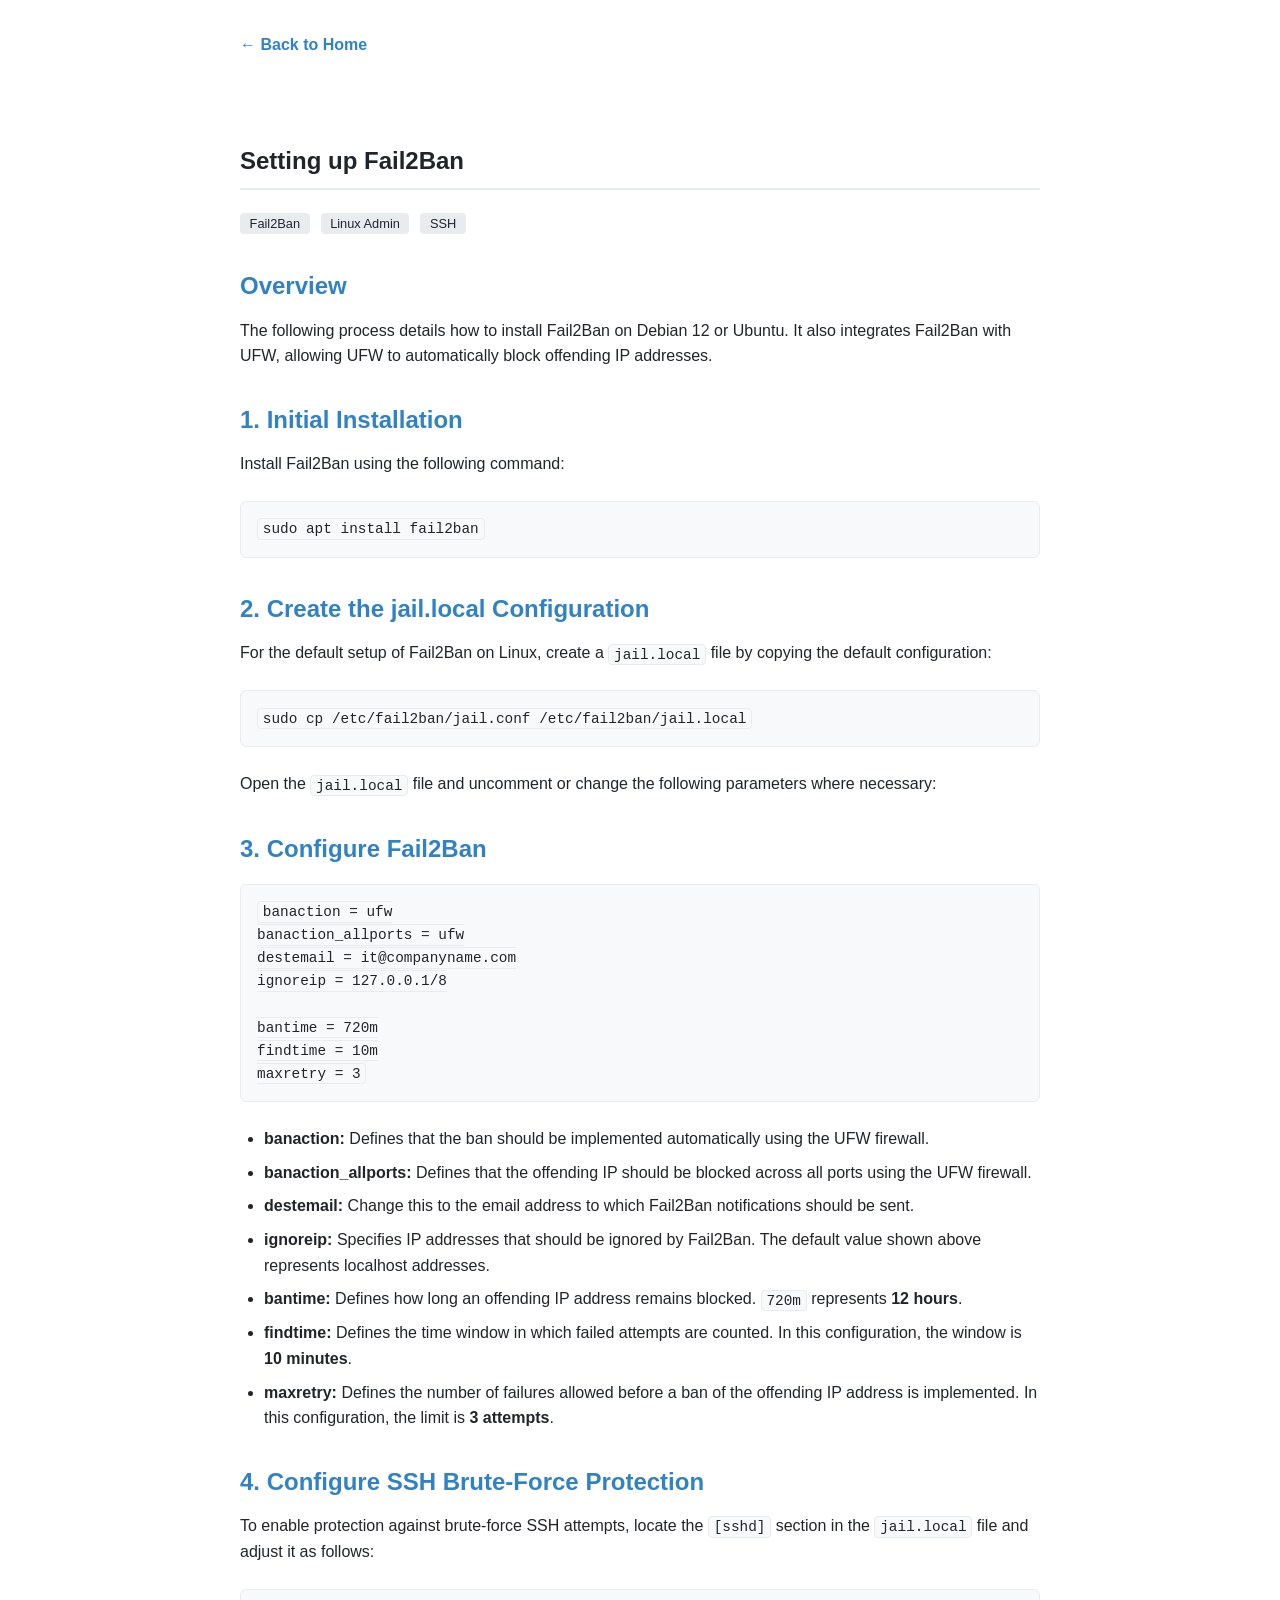
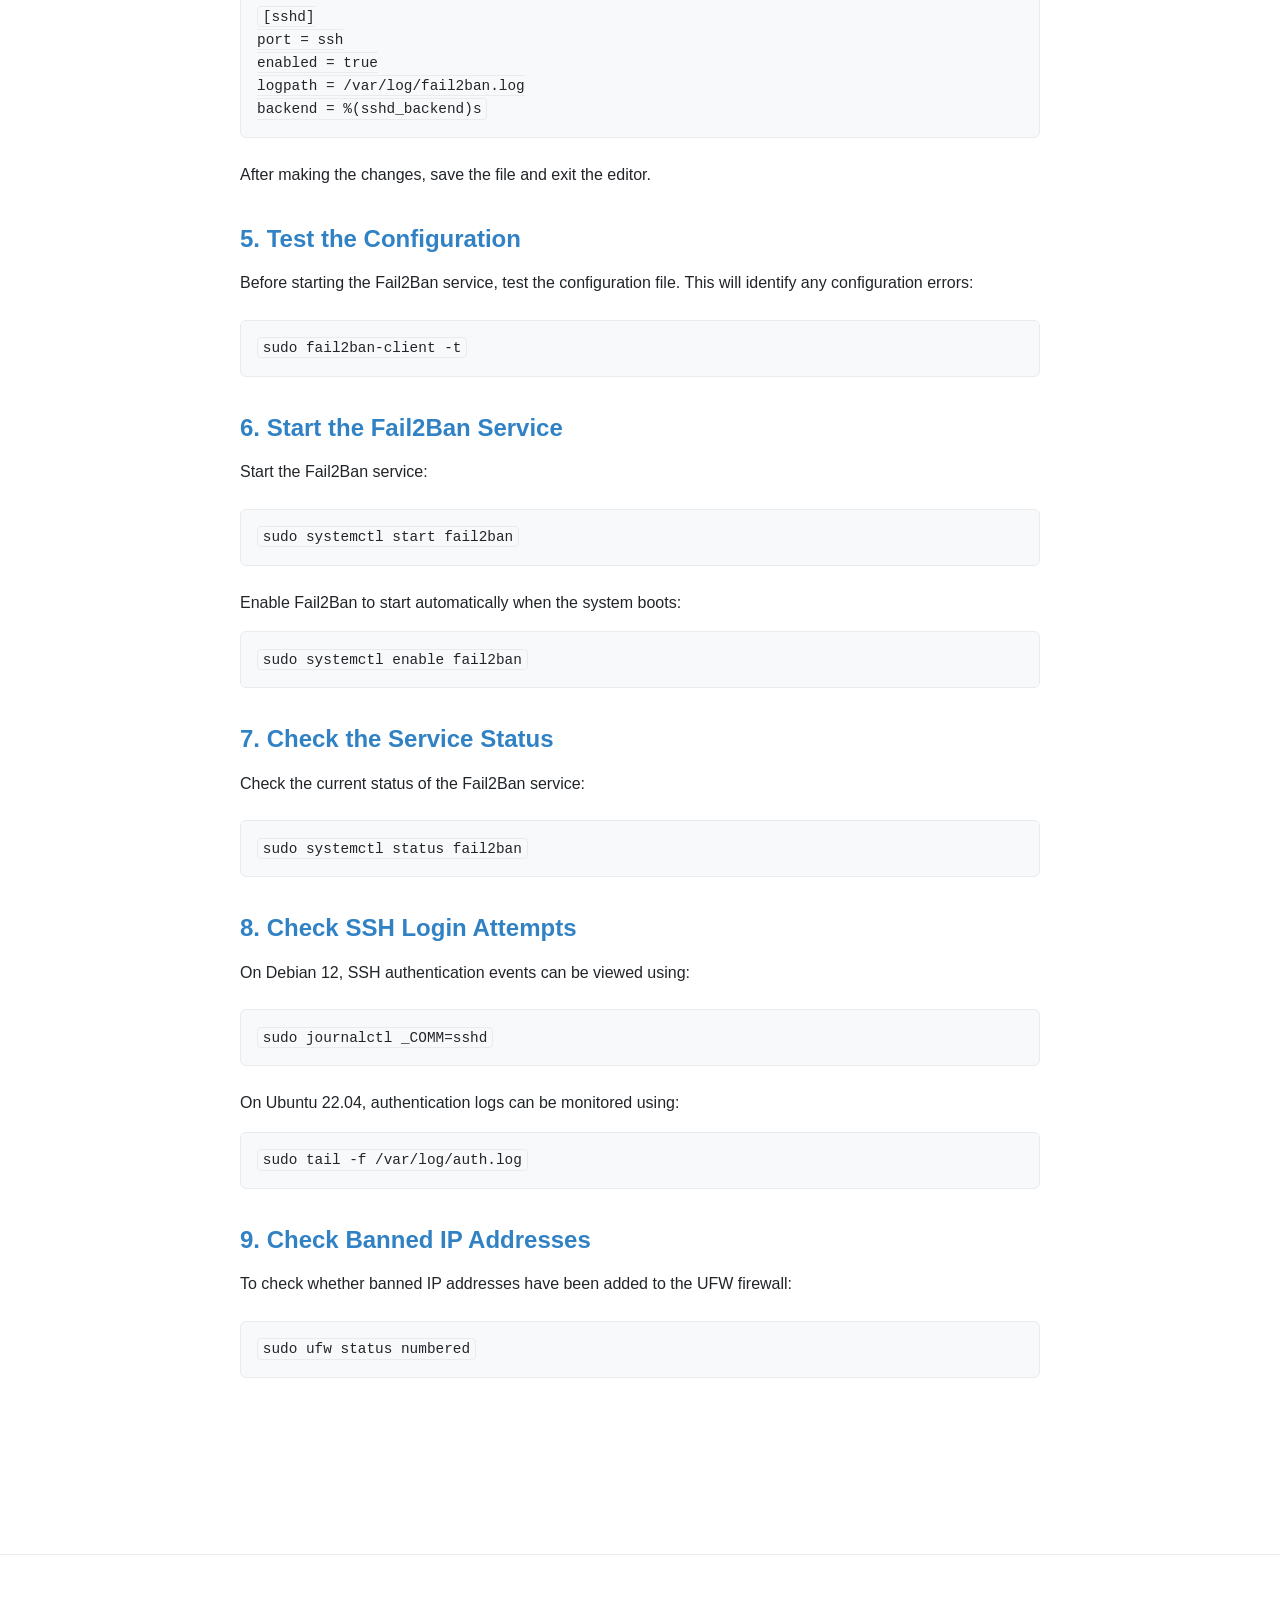
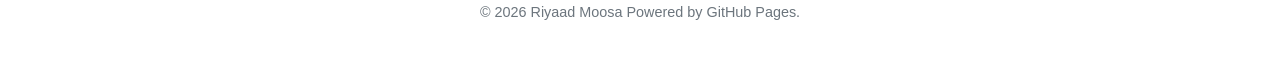
<file: tutorials.html>
<!DOCTYPE html>
<html lang="en">

<head>
    <meta charset="UTF-8">
    <meta name="viewport" content="width=device-width, initial-scale=1.0">

    <title>Fail2Ban Installation and Configuration</title>

    <style>
        :root {
            --bg-color: #ffffff;
            --card-bg: #f8f9fa;
            --text-color: #212529;
            --accent-color: #3182C5;
            --muted-color: #6c757d;
            --border-color: #e9ecef;
        }

        body {
            font-family: -apple-system, BlinkMacSystemFont, 'Segoe UI', Roboto, sans-serif;
            background-color: var(--bg-color);
            color: var(--text-color);
            line-height: 1.6;
            margin: 0;
            padding: 0;
        }

        nav {
            max-width: 800px;
            margin: 0 auto;
            padding: 2rem 2rem 0;
        }

        nav a {
            color: var(--accent-color);
            text-decoration: none;
            font-weight: bold;
        }

        nav a:hover {
            text-decoration: underline;
        }

        main {
            max-width: 800px;
            margin: 0 auto;
            padding: 2rem;
        }

        .project-detail {
            margin-bottom: 5rem;
            padding-top: 2rem;
        }

        h1 {
            color: var(--text-color);
            border-bottom: 2px solid var(--border-color);
            padding-bottom: 0.5rem;
        }

        h2 {
            color: var(--accent-color);
            margin-top: 2rem;
            margin-bottom: 0.75rem;
            font-size: 1.5rem;
        }

        .project-detail p {
            margin-top: 0;
            margin-bottom: 1rem;
        }

        .project-detail h2 + p {
            margin-bottom: 1.5rem;
        }

        .tag {
            background: var(--border-color);
            color: var(--text-color);
            padding: 0.2rem 0.6rem;
            border-radius: 4px;
            font-size: 0.8rem;
            margin-right: 0.4rem;
        }

        ul {
            padding-left: 1.5rem;
        }

        li {
            margin-bottom: 0.5rem;
        }

        footer {
            text-align: center;
            padding: 2rem;
            color: var(--muted-color);
            font-size: 0.9rem;
            border-top: 1px solid var(--border-color);
            margin-top: 4rem;
        }

        /* Code formatting */

        pre {
            background-color: var(--card-bg);
            border: 1px solid var(--border-color);
            border-radius: 6px;
            padding: 1rem;
            overflow-x: auto;
            margin: 1rem 0 1.5rem;
        }

        pre code {
            font-family: 'SFMono-Regular', Consolas, 'Liberation Mono', monospace;
            color: var(--text-color);
            font-size: 0.9rem;
        }

        code {
            background-color: var(--card-bg);
            border: 1px solid var(--border-color);
            border-radius: 4px;
            padding: 0.1rem 0.3rem;
            font-family: 'SFMono-Regular', Consolas, 'Liberation Mono', monospace;
            font-size: 0.9em;
        }
    </style>
</head>

<body>

    <nav>
        <a href="index.html">&larr; Back to Home</a>
    </nav>

    <main>

        <article class="project-detail" id="brute-force">

            <h1>Setting up Fail2Ban</h1>

            <p>
                <span class="tag">Fail2Ban</span>
                <span class="tag">Linux Admin</span>
                <span class="tag">SSH</span>
            </p>


            <!-- Overview -->

            <h2>Overview</h2>

            <p>
                The following process details how to install Fail2Ban on
                Debian 12 or Ubuntu. It also integrates Fail2Ban with UFW,
                allowing UFW to automatically block offending IP addresses.
            </p>


            <!-- Step 1 -->

            <h2>1. Initial Installation</h2>

            <p>
                Install Fail2Ban using the following command:
            </p>

            <pre><code>sudo apt install fail2ban</code></pre>


            <!-- Step 2 -->

            <h2>2. Create the jail.local Configuration</h2>

            <p>
                For the default setup of Fail2Ban on Linux, create a
                <code>jail.local</code> file by copying the default configuration:
            </p>

            <pre><code>sudo cp /etc/fail2ban/jail.conf /etc/fail2ban/jail.local</code></pre>

            <p>
                Open the <code>jail.local</code> file and uncomment or change
                the following parameters where necessary:
            </p>


            <!-- Step 3 -->

            <h2>3. Configure Fail2Ban</h2>

            <pre><code>banaction = ufw
banaction_allports = ufw
destemail = it@companyname.com
ignoreip = 127.0.0.1/8

bantime = 720m
findtime = 10m
maxretry = 3</code></pre>

            <ul>

                <li>
                    <strong>banaction:</strong>
                    Defines that the ban should be implemented automatically
                    using the UFW firewall.
                </li>

                <li>
                    <strong>banaction_allports:</strong>
                    Defines that the offending IP should be blocked across
                    all ports using the UFW firewall.
                </li>

                <li>
                    <strong>destemail:</strong>
                    Change this to the email address to which Fail2Ban
                    notifications should be sent.
                </li>

                <li>
                    <strong>ignoreip:</strong>
                    Specifies IP addresses that should be ignored by
                    Fail2Ban. The default value shown above represents
                    localhost addresses.
                </li>

                <li>
                    <strong>bantime:</strong>
                    Defines how long an offending IP address remains blocked.
                    <code>720m</code> represents <strong>12 hours</strong>.
                </li>

                <li>
                    <strong>findtime:</strong>
                    Defines the time window in which failed attempts
                    are counted. In this configuration, the window is
                    <strong>10 minutes</strong>.
                </li>

                <li>
                    <strong>maxretry:</strong>
                    Defines the number of failures allowed before a ban
                    of the offending IP address is implemented.
                    In this configuration, the limit is
                    <strong>3 attempts</strong>.
                </li>

            </ul>


            <!-- Step 4 -->

            <h2>4. Configure SSH Brute-Force Protection</h2>

            <p>
                To enable protection against brute-force SSH attempts,
                locate the <code>[sshd]</code> section in the
                <code>jail.local</code> file and adjust it as follows:
            </p>

            <pre><code>[sshd]
port = ssh
enabled = true
logpath = /var/log/fail2ban.log
backend = %(sshd_backend)s</code></pre>

            <p>
                After making the changes, save the file and exit the editor.
            </p>


            <!-- Step 5 -->

            <h2>5. Test the Configuration</h2>

            <p>
                Before starting the Fail2Ban service, test the configuration
                file. This will identify any configuration errors:
            </p>

            <pre><code>sudo fail2ban-client -t</code></pre>


            <!-- Step 6 -->

            <h2>6. Start the Fail2Ban Service</h2>

            <p>
                Start the Fail2Ban service:
            </p>

            <pre><code>sudo systemctl start fail2ban</code></pre>

            <p>
                Enable Fail2Ban to start automatically when the system boots:
            </p>

            <pre><code>sudo systemctl enable fail2ban</code></pre>


            <!-- Step 7 -->

            <h2>7. Check the Service Status</h2>

            <p>
                Check the current status of the Fail2Ban service:
            </p>

            <pre><code>sudo systemctl status fail2ban</code></pre>


            <!-- Step 8 -->

            <h2>8. Check SSH Login Attempts</h2>

            <p>
                On Debian 12, SSH authentication events can be viewed using:
            </p>

            <pre><code>sudo journalctl _COMM=sshd</code></pre>

            <p>
                On Ubuntu 22.04, authentication logs can be monitored using:
            </p>

            <pre><code>sudo tail -f /var/log/auth.log</code></pre>


            <!-- Step 9 -->

            <h2>9. Check Banned IP Addresses</h2>

            <p>
                To check whether banned IP addresses have been added
                to the UFW firewall:
            </p>

            <pre><code>sudo ufw status numbered</code></pre>

        </article>

    </main>

    <footer>
        <p>&copy; 2026 Riyaad Moosa Powered by GitHub Pages.</p>
    </footer>

</body>

</html>
</file>
